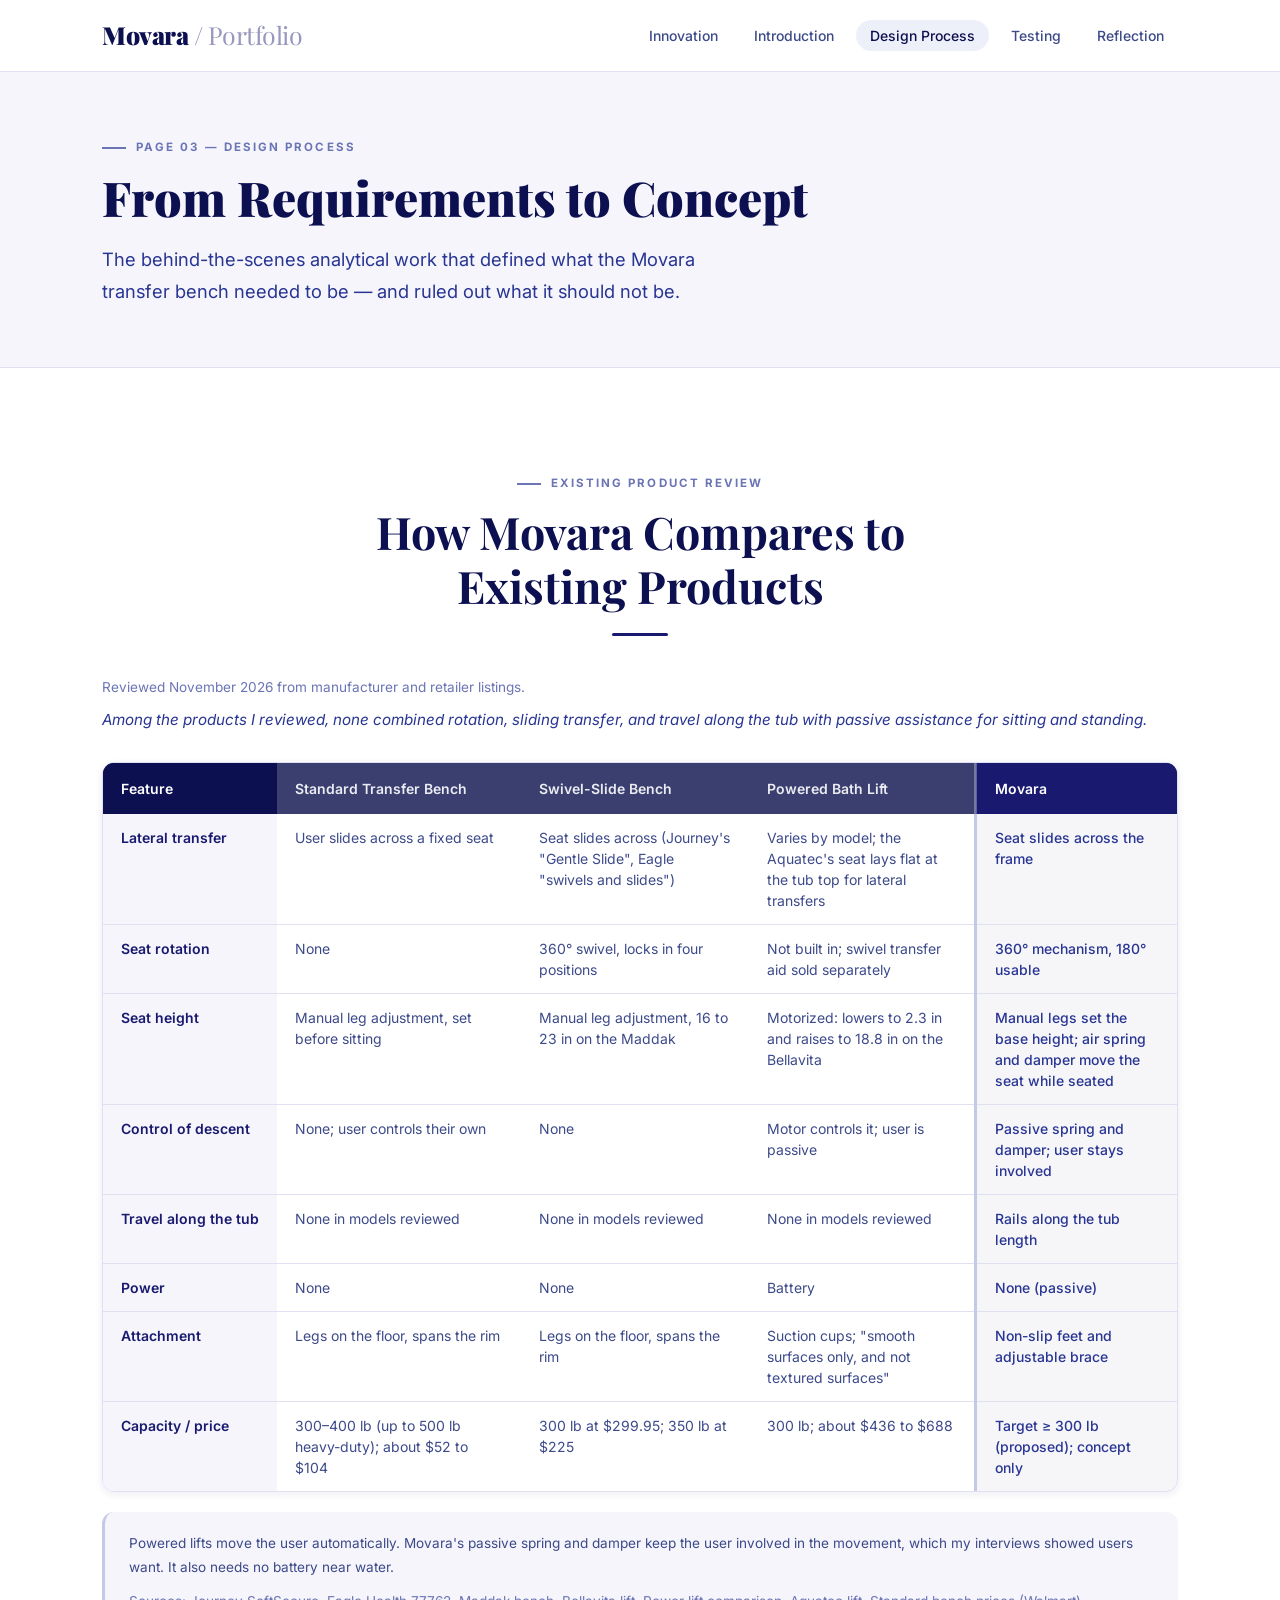
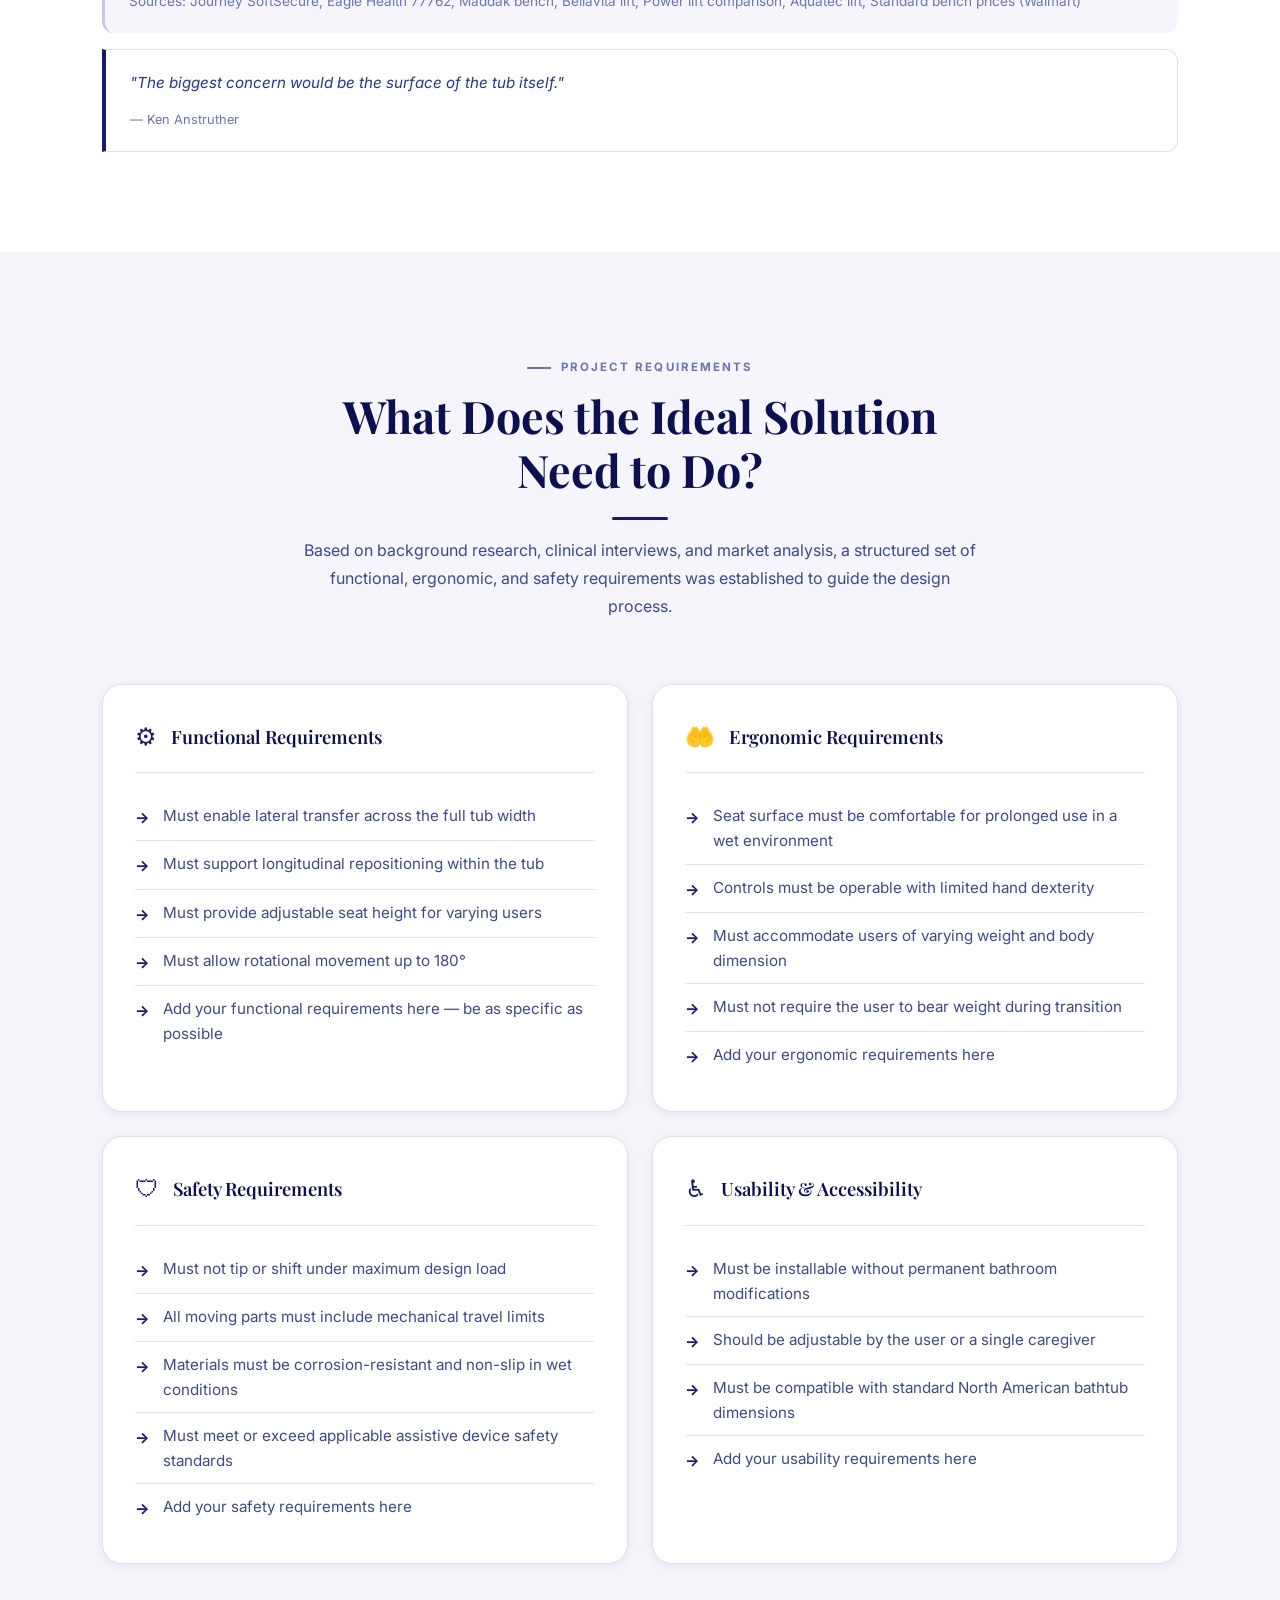
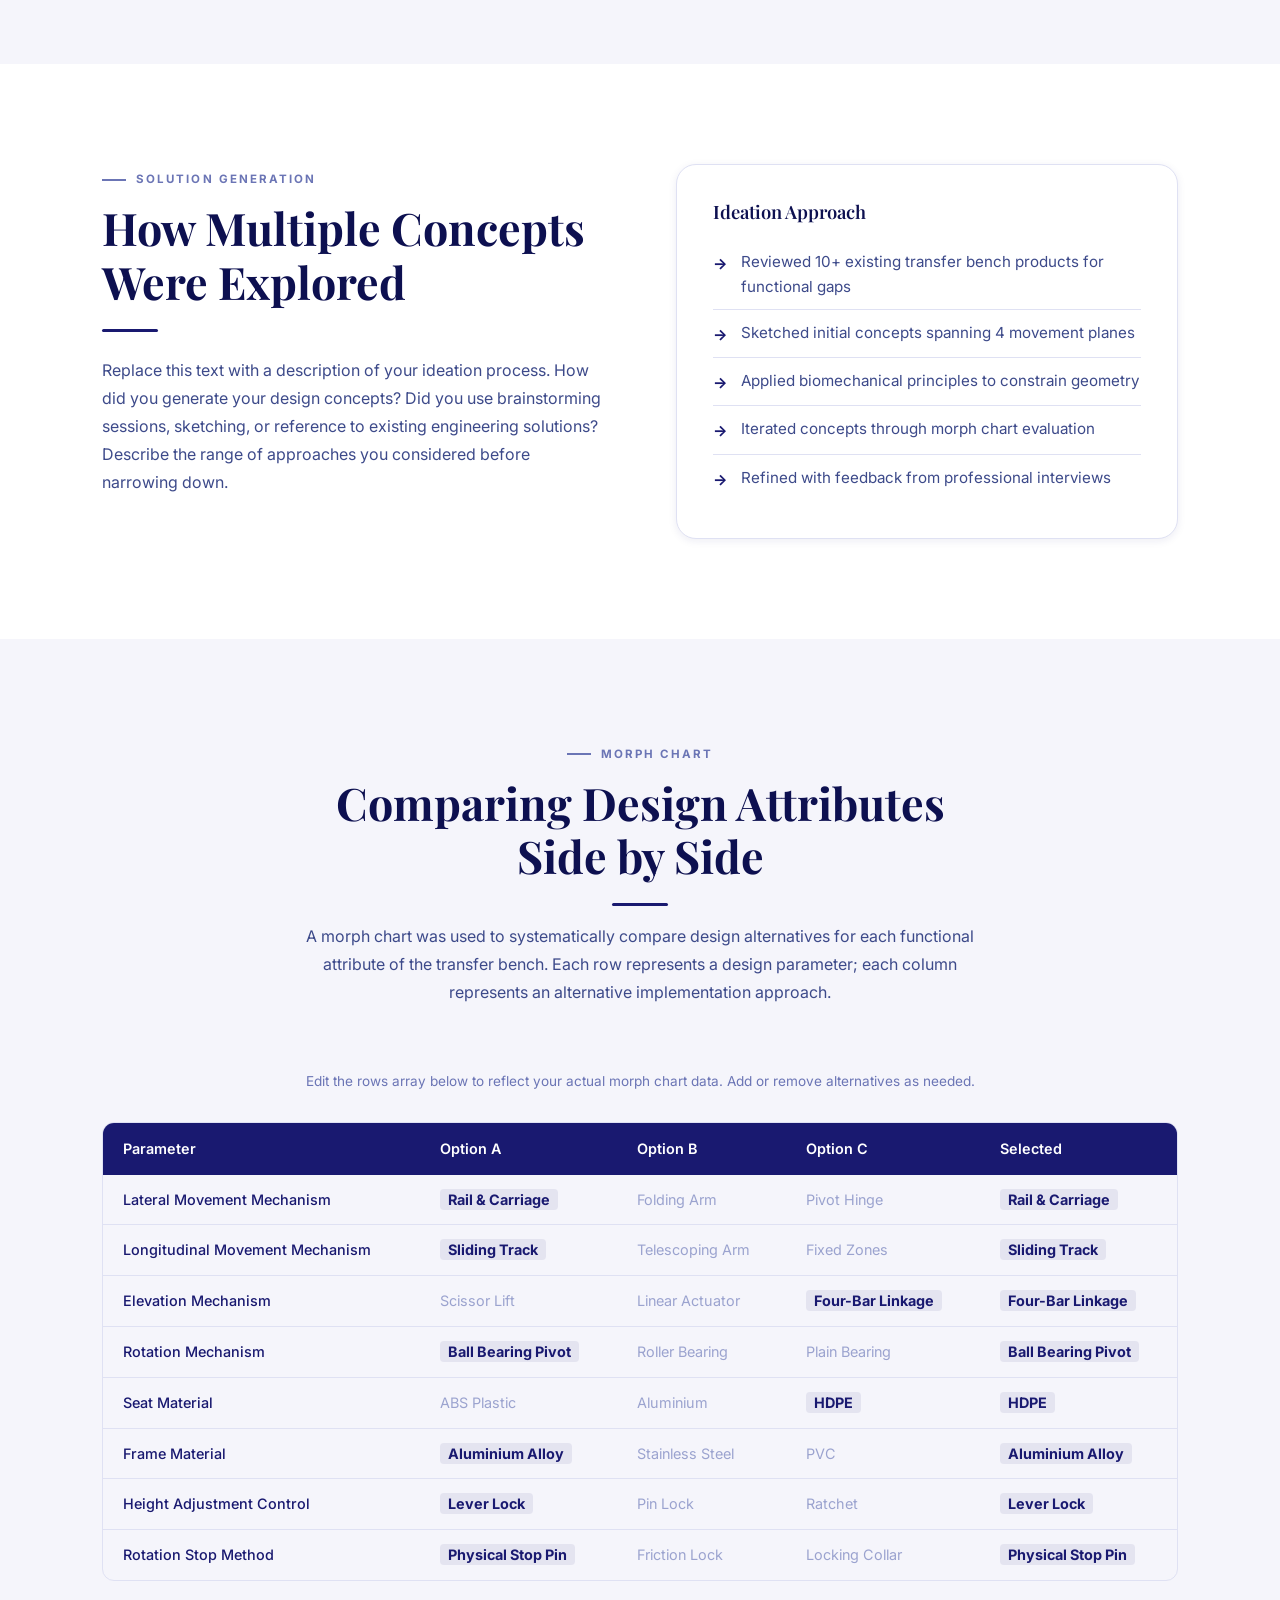
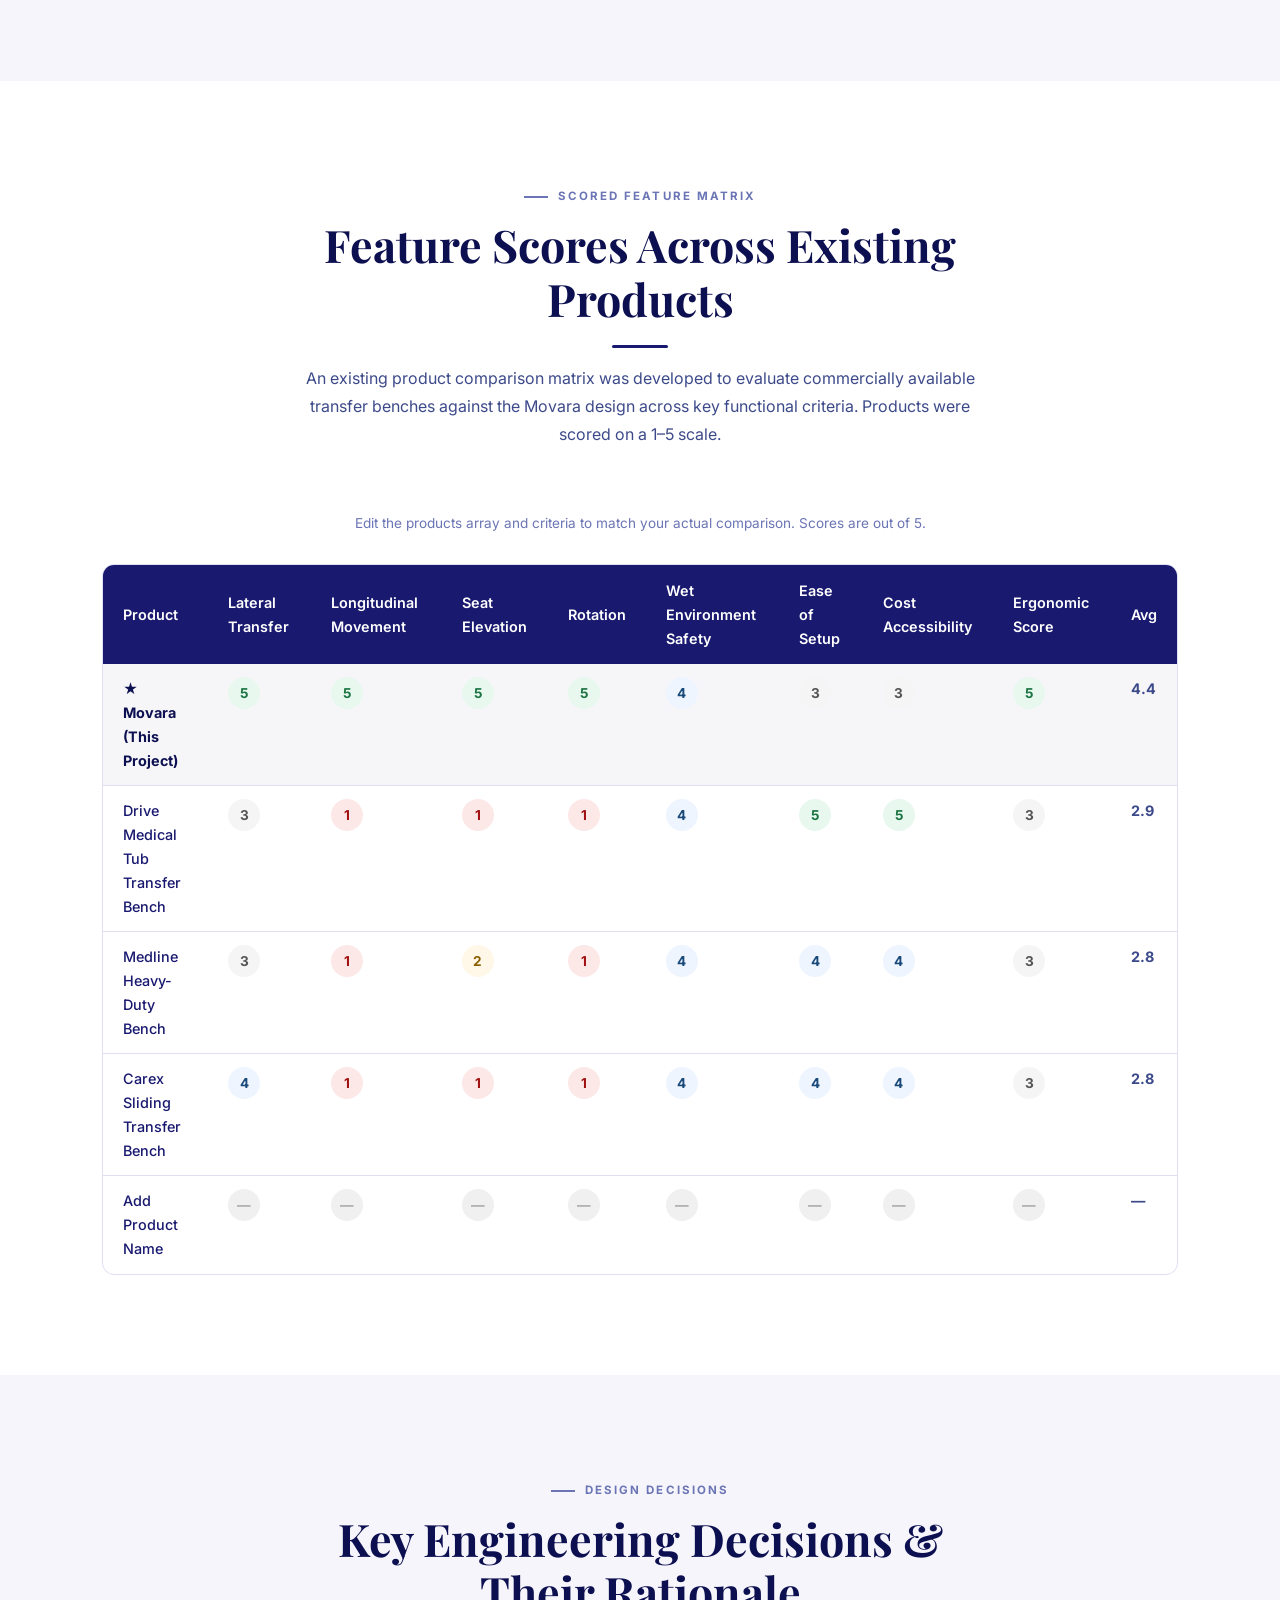
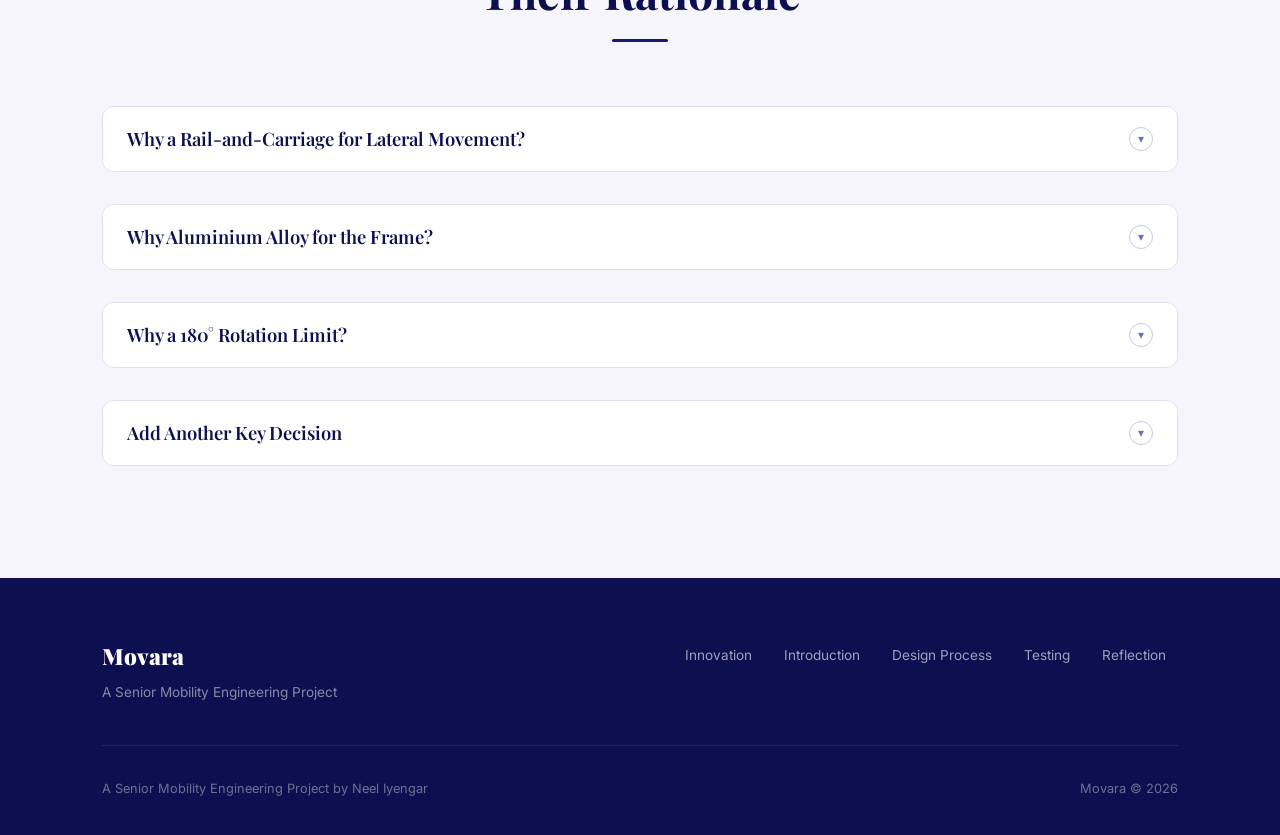
<file: process.html>
<!DOCTYPE html>
<html lang="en">
<head>
  <meta charset="UTF-8" />
  <meta name="viewport" content="width=device-width, initial-scale=1.0" />
  <title>Design Process — Movara Portfolio</title>
  <meta name="description" content="Requirements identification, solution generation, morph charts, and existing product comparison for the Movara transfer bench." />
  <link rel="stylesheet" href="css/styles.css" />
  <style>
    /* ── Product Comparison Table ─────────────────────── */
    .prod-comp-wrap {
      overflow-x: auto;
      border-radius: var(--radius-md);
      border: 1px solid var(--border-soft);
      box-shadow: var(--shadow-sm);
    }
    .prod-comp-table { width: 100%; border-collapse: collapse; font-size: 0.875rem; }
    .prod-comp-table thead th {
      padding: 14px 18px; font-weight: 600; font-family: var(--font-sans);
      text-align: left; white-space: nowrap;
    }
    .prod-comp-table thead th:first-child {
      background: var(--midnight-deep); color: #fff; width: 160px;
    }
    .prod-comp-table thead th.col-standard { background: #3a3f70; color: rgba(255,255,255,0.9); }
    .prod-comp-table thead th.col-swivel   { background: #3a3f70; color: rgba(255,255,255,0.9); }
    .prod-comp-table thead th.col-powered  { background: #3a3f70; color: rgba(255,255,255,0.9); }
    .prod-comp-table thead th.col-movara   {
      background: var(--midnight); color: #fff;
      border-left: 3px solid rgba(255,255,255,0.3);
    }
    .prod-comp-table tbody tr { border-bottom: 1px solid var(--border-soft); transition: background 0.15s; }
    .prod-comp-table tbody tr:last-child { border-bottom: none; }
    .prod-comp-table tbody tr:hover { background: var(--bg-soft); }
    .prod-comp-table tbody td {
      padding: 13px 18px; color: var(--midnight-lt); vertical-align: top; line-height: 1.5;
    }
    .prod-comp-table tbody td:first-child {
      color: var(--midnight); font-weight: 600;
      background: var(--bg-soft); white-space: nowrap;
    }
    .prod-comp-table tbody td.td-movara {
      background: rgba(25,25,112,0.04);
      color: var(--midnight-mid); font-weight: 500;
      border-left: 3px solid var(--border);
    }
    .cad-tag {
      font-size: 0.68rem; font-weight: 700; letter-spacing: 0.06em;
      text-transform: uppercase; color: var(--muted);
      background: var(--bg-card); border: 1px solid var(--border);
      border-radius: 3px; padding: 1px 5px; margin-left: 4px;
      vertical-align: middle; white-space: nowrap;
    }
    .comp-footnote {
      margin-top: 20px; padding: 20px 24px;
      background: var(--bg-soft); border-radius: var(--radius-md);
      border-left: 3px solid var(--border);
    }
    .comp-footnote p { font-size: 0.85rem; margin-bottom: 8px; }
    .comp-footnote p:last-child { margin-bottom: 0; }
    .comp-sources { font-size: 0.78rem; color: var(--muted); margin-top: 10px; }
    .support-quote-block {
      margin-top: 20px; padding: 20px 24px;
      background: var(--white); border: 1px solid var(--border-soft);
      border-left: 4px solid var(--midnight); border-radius: 0 var(--radius-md) var(--radius-md) 0;
    }
    .support-quote-block p { font-style: italic; color: var(--midnight-mid); font-size: 0.95rem; margin: 0 0 8px; }
    .support-quote-block cite { font-size: 0.8rem; color: var(--muted); font-style: normal; }

    /* ── Requirements ─────────────────────────────────── */
    .req-grid { display: grid; grid-template-columns: repeat(2, 1fr); gap: 24px; margin-top: 48px; }
    .req-card {
      background: var(--white); border: 1px solid var(--border-soft);
      border-radius: var(--radius-lg); padding: 32px; box-shadow: var(--shadow-sm);
    }
    .req-card-header {
      display: flex; gap: 14px; align-items: center;
      margin-bottom: 20px; padding-bottom: 16px; border-bottom: 1px solid var(--border-soft);
    }
    .req-card-icon { font-size: 1.5rem; }
    .req-card h4 { margin: 0; }

    /* ── Morph Chart ──────────────────────────────────── */
    .morph-selected {
      background: rgba(25,25,112,0.08); color: var(--midnight);
      font-weight: 700; border-radius: 4px; padding: 2px 8px;
    }
    .morph-alt { color: var(--muted-lt); }

    /* ── Comparison Matrix (scored) ───────────────────── */
    .comparison-score {
      display: inline-flex; align-items: center; justify-content: center;
      width: 32px; height: 32px; border-radius: 50%;
      font-weight: 700; font-size: 0.85rem;
    }
    .score-5 { background:#e8f8ef; color:#1a7340; }
    .score-4 { background:#eef5ff; color:#1a4a7a; }
    .score-3 { background:#f5f5f5; color:#555; }
    .score-2 { background:#fff8e8; color:#8a6000; }
    .score-1 { background:#fde8e8; color:#a01010; }
    .score-0 { background:#f0f0f0; color:#aaa; }
    .product-row-highlight td { background: rgba(25,25,112,0.04); font-weight: 500; }
    .product-row-highlight td:first-child { color: var(--midnight-deep); font-weight: 700; }

    /* ── Decisions ────────────────────────────────────── */
    .decisions-list { display: flex; flex-direction: column; gap: 20px; }

    @media (max-width: 768px) {
      .req-grid { grid-template-columns: 1fr; }
    }
  </style>
</head>
<body>
  <nav id="nav" role="navigation" aria-label="Main navigation"></nav>

  <!-- PAGE BANNER -->
  <header class="page-banner">
    <div class="container">
      <span class="section-label" id="banner-label"></span>
      <h1 id="banner-heading">Loading…</h1>
      <p class="lead" id="banner-lead"></p>
    </div>
  </header>

  <!-- ═══════════════════════════════════════════════════
       PRODUCT COMPARISON — before requirements
       ═══════════════════════════════════════════════════ -->
  <section id="product-comparison">
    <div class="container">
      <div class="section-header" data-reveal style="margin-bottom:40px;">
        <span class="section-label" id="pc-label"></span>
        <h2 id="pc-heading"></h2>
        <div class="divider"></div>
      </div>

      <!-- Review date + summary -->
      <div data-reveal style="margin-bottom:28px;">
        <p id="pc-review-note" style="font-size:0.85rem;color:var(--muted);margin-bottom:8px;"></p>
        <p id="pc-summary" style="font-size:0.95rem;color:var(--midnight-mid);font-style:italic;"></p>
      </div>

      <!-- The comparison table -->
      <div class="prod-comp-wrap" data-reveal>
        <table class="prod-comp-table" id="pc-table">
          <thead>
            <tr>
              <th>Feature</th>
              <th class="col-standard">Standard Transfer Bench</th>
              <th class="col-swivel">Swivel-Slide Bench</th>
              <th class="col-powered">Powered Bath Lift</th>
              <th class="col-movara">Movara</th>
            </tr>
          </thead>
          <tbody id="pc-tbody"></tbody>
        </table>
      </div>

      <!-- Footnote + sources + quote -->
      <div data-reveal id="pc-footer"></div>
    </div>
  </section>

  <!-- ═══════════════════════════════════════════════════
       REQUIREMENTS
       ═══════════════════════════════════════════════════ -->
  <section id="requirements" style="background:var(--bg-soft);">
    <div class="container">
      <div class="section-header" data-reveal>
        <span class="section-label" id="req-label"></span>
        <h2 id="req-heading"></h2>
        <div class="divider"></div>
        <p id="req-intro"></p>
      </div>
      <div class="req-grid" id="req-grid"></div>
    </div>
  </section>

  <!-- ═══════════════════════════════════════════════════
       IDEATION (text only — no image)
       ═══════════════════════════════════════════════════ -->
  <section id="ideation">
    <div class="container">
      <div class="two-col" style="align-items:start; gap:72px;">
        <div data-reveal>
          <span class="section-label" id="idea-label"></span>
          <h2 id="idea-heading"></h2>
          <div class="divider left" style="margin-bottom:24px;"></div>
          <p id="idea-body"></p>
        </div>
        <!-- Right column: intentionally left clean — no image placeholder -->
        <div data-reveal data-reveal-delay="2">
          <div class="card" style="padding:36px;">
            <h4 style="margin-bottom:16px;">Ideation Approach</h4>
            <ul class="feature-list">
              <li>Reviewed 10+ existing transfer bench products for functional gaps</li>
              <li>Sketched initial concepts spanning 4 movement planes</li>
              <li>Applied biomechanical principles to constrain geometry</li>
              <li>Iterated concepts through morph chart evaluation</li>
              <li>Refined with feedback from professional interviews</li>
            </ul>
          </div>
        </div>
      </div>
    </div>
  </section>

  <!-- ═══════════════════════════════════════════════════
       MORPH CHART
       ═══════════════════════════════════════════════════ -->
  <section id="morph-chart" style="background:var(--bg-soft);">
    <div class="container">
      <div class="section-header" data-reveal>
        <span class="section-label" id="morph-label"></span>
        <h2 id="morph-heading"></h2>
        <div class="divider"></div>
        <p id="morph-intro"></p>
      </div>
      <p id="morph-note" style="text-align:center; font-size:0.85rem; color:var(--muted); margin-bottom:28px;"></p>
      <div class="table-wrap" data-reveal>
        <table id="morph-table">
          <thead><tr id="morph-thead"></tr></thead>
          <tbody id="morph-tbody"></tbody>
        </table>
      </div>
    </div>
  </section>

  <!-- ═══════════════════════════════════════════════════
       SCORED FEATURE MATRIX
       ═══════════════════════════════════════════════════ -->
  <section id="comparison">
    <div class="container">
      <div class="section-header" data-reveal>
        <span class="section-label" id="comp-label"></span>
        <h2 id="comp-heading"></h2>
        <div class="divider"></div>
        <p id="comp-intro"></p>
      </div>
      <p id="comp-note" style="text-align:center; font-size:0.85rem; color:var(--muted); margin-bottom:28px;"></p>
      <div class="table-wrap" data-reveal>
        <table id="comp-table">
          <thead><tr id="comp-thead"></tr></thead>
          <tbody id="comp-tbody"></tbody>
        </table>
      </div>
    </div>
  </section>

  <!-- ═══════════════════════════════════════════════════
       DESIGN DECISIONS
       ═══════════════════════════════════════════════════ -->
  <section id="decisions" style="background:var(--bg-soft);">
    <div class="container">
      <div class="section-header" data-reveal>
        <span class="section-label" id="dec-label">Design Decisions</span>
        <h2 id="dec-heading"></h2>
        <div class="divider"></div>
      </div>
      <div class="decisions-list" id="decisions-list"></div>
    </div>
  </section>

  <footer id="footer"></footer>

  <script src="js/nav.js"></script>
  <script src="js/loader.js"></script>
  <script>
    buildNav('process.html');
    buildFooter();

    function scoreClass(s) {
      if (s >= 5) return 'score-5';
      if (s >= 4) return 'score-4';
      if (s >= 3) return 'score-3';
      if (s >= 2) return 'score-2';
      if (s >= 1) return 'score-1';
      return 'score-0';
    }

    /* Mark "(CAD)" and "(planned)" tags small */
    function tagCAD(text) {
      return text
        .replace(/\(CAD\)/g, '<span class="cad-tag">CAD</span>')
        .replace(/\(planned\)/g, '<span class="cad-tag">planned</span>');
    }

    fetch('data/page3.json')
      .then(r => r.json())
      .then(d => {
        document.title = d.meta.title;

        /* Banner */
        document.getElementById('banner-label').textContent   = d.banner.section_label;
        document.getElementById('banner-heading').textContent = d.banner.heading;
        document.getElementById('banner-lead').textContent    = d.banner.lead;

        /* ── Product Comparison Table ── */
        const pc = d.product_comparison;
        document.getElementById('pc-label').textContent      = pc.section_label;
        document.getElementById('pc-heading').textContent    = pc.heading;
        document.getElementById('pc-review-note').textContent = pc.review_note;
        document.getElementById('pc-summary').textContent    = pc.summary;

        document.getElementById('pc-tbody').innerHTML = pc.rows.map(row => `
          <tr>
            <td>${row.feature}</td>
            <td>${row.standard}</td>
            <td>${row.swivel}</td>
            <td>${row.powered}</td>
            <td class="td-movara">${tagCAD(row.movara)}</td>
          </tr>`).join('');

        document.getElementById('pc-footer').innerHTML = `
          <div class="comp-footnote">
            <p>${pc.footnote}</p>
            <p class="comp-sources">${pc.sources}</p>
          </div>
          <div class="support-quote-block" style="margin-top:16px;">
            <p>"${pc.support_quote.text}"</p>
            <cite>— ${pc.support_quote.attribution}</cite>
          </div>`;

        /* ── Requirements ── */
        document.getElementById('req-label').textContent   = d.requirements.section_label;
        document.getElementById('req-heading').textContent = d.requirements.heading;
        document.getElementById('req-intro').textContent   = d.requirements.intro;
        document.getElementById('req-grid').innerHTML = d.requirements.categories.map((cat, i) => `
          <div class="req-card" data-reveal data-reveal-delay="${i + 1}">
            <div class="req-card-header">
              <span class="req-card-icon">${cat.icon}</span>
              <h4>${cat.title}</h4>
            </div>
            <ul class="feature-list">
              ${cat.items.map(item => `<li>${item}</li>`).join('')}
            </ul>
          </div>`).join('');

        /* ── Ideation ── */
        document.getElementById('idea-label').textContent   = d.ideation.section_label;
        document.getElementById('idea-heading').textContent = d.ideation.heading;
        document.getElementById('idea-body').textContent    = d.ideation.body;

        /* ── Morph Chart ── */
        document.getElementById('morph-label').textContent   = d.morph_chart.section_label;
        document.getElementById('morph-heading').textContent = d.morph_chart.heading;
        document.getElementById('morph-intro').textContent   = d.morph_chart.intro;
        document.getElementById('morph-note').textContent    = d.morph_chart.note;
        document.getElementById('morph-thead').innerHTML = d.morph_chart.headers.map(h => `<th>${h}</th>`).join('');
        document.getElementById('morph-tbody').innerHTML = d.morph_chart.rows.map(row => `
          <tr>
            <td>${row.parameter}</td>
            ${row.options.map(opt => `<td class="${opt === row.selected ? '' : 'morph-alt'}">${opt === row.selected ? `<span class="morph-selected">${opt}</span>` : opt}</td>`).join('')}
            ${row.options.length < 3 ? '<td></td>'.repeat(3 - row.options.length) : ''}
            <td><span class="morph-selected">${row.selected}</span></td>
          </tr>`).join('');

        /* ── Scored Comparison Matrix ── */
        document.getElementById('comp-label').textContent   = d.comparison_matrix.section_label;
        document.getElementById('comp-heading').textContent = d.comparison_matrix.heading;
        document.getElementById('comp-intro').textContent   = d.comparison_matrix.intro;
        document.getElementById('comp-note').textContent    = d.comparison_matrix.note;
        document.getElementById('comp-thead').innerHTML =
          `<th>Product</th>` + d.comparison_matrix.criteria.map(c => `<th>${c}</th>`).join('') + `<th>Avg</th>`;
        document.getElementById('comp-tbody').innerHTML = d.comparison_matrix.products.map(prod => {
          const nonZero = prod.scores.filter(s => s > 0);
          const avg = nonZero.length ? (nonZero.reduce((a,b)=>a+b,0)/nonZero.length).toFixed(1) : '—';
          return `<tr class="${prod.highlight ? 'product-row-highlight' : ''}">
            <td>${prod.highlight ? '★ ' : ''}${prod.name}</td>
            ${prod.scores.map(s => `<td><span class="comparison-score ${scoreClass(s)}">${s||'—'}</span></td>`).join('')}
            <td><strong>${avg}</strong></td>
          </tr>`;
        }).join('');

        /* ── Design Decisions ── */
        document.getElementById('dec-heading').textContent = d.decision_rationale.heading;
        document.getElementById('decisions-list').innerHTML = d.decision_rationale.decisions.map(dec => `
          <div class="accordion-item" data-reveal>
            <div class="accordion-header">
              <h4>${dec.title}</h4>
              <span class="accordion-arrow">▾</span>
            </div>
            <div class="accordion-body"><p style="padding-top:4px;">${dec.body}</p></div>
          </div>`).join('');

        initReveal();
        initAccordions();
      })
      .catch(err => console.error('Failed to load page3.json:', err));
  </script>
</body>
</html>
</file>
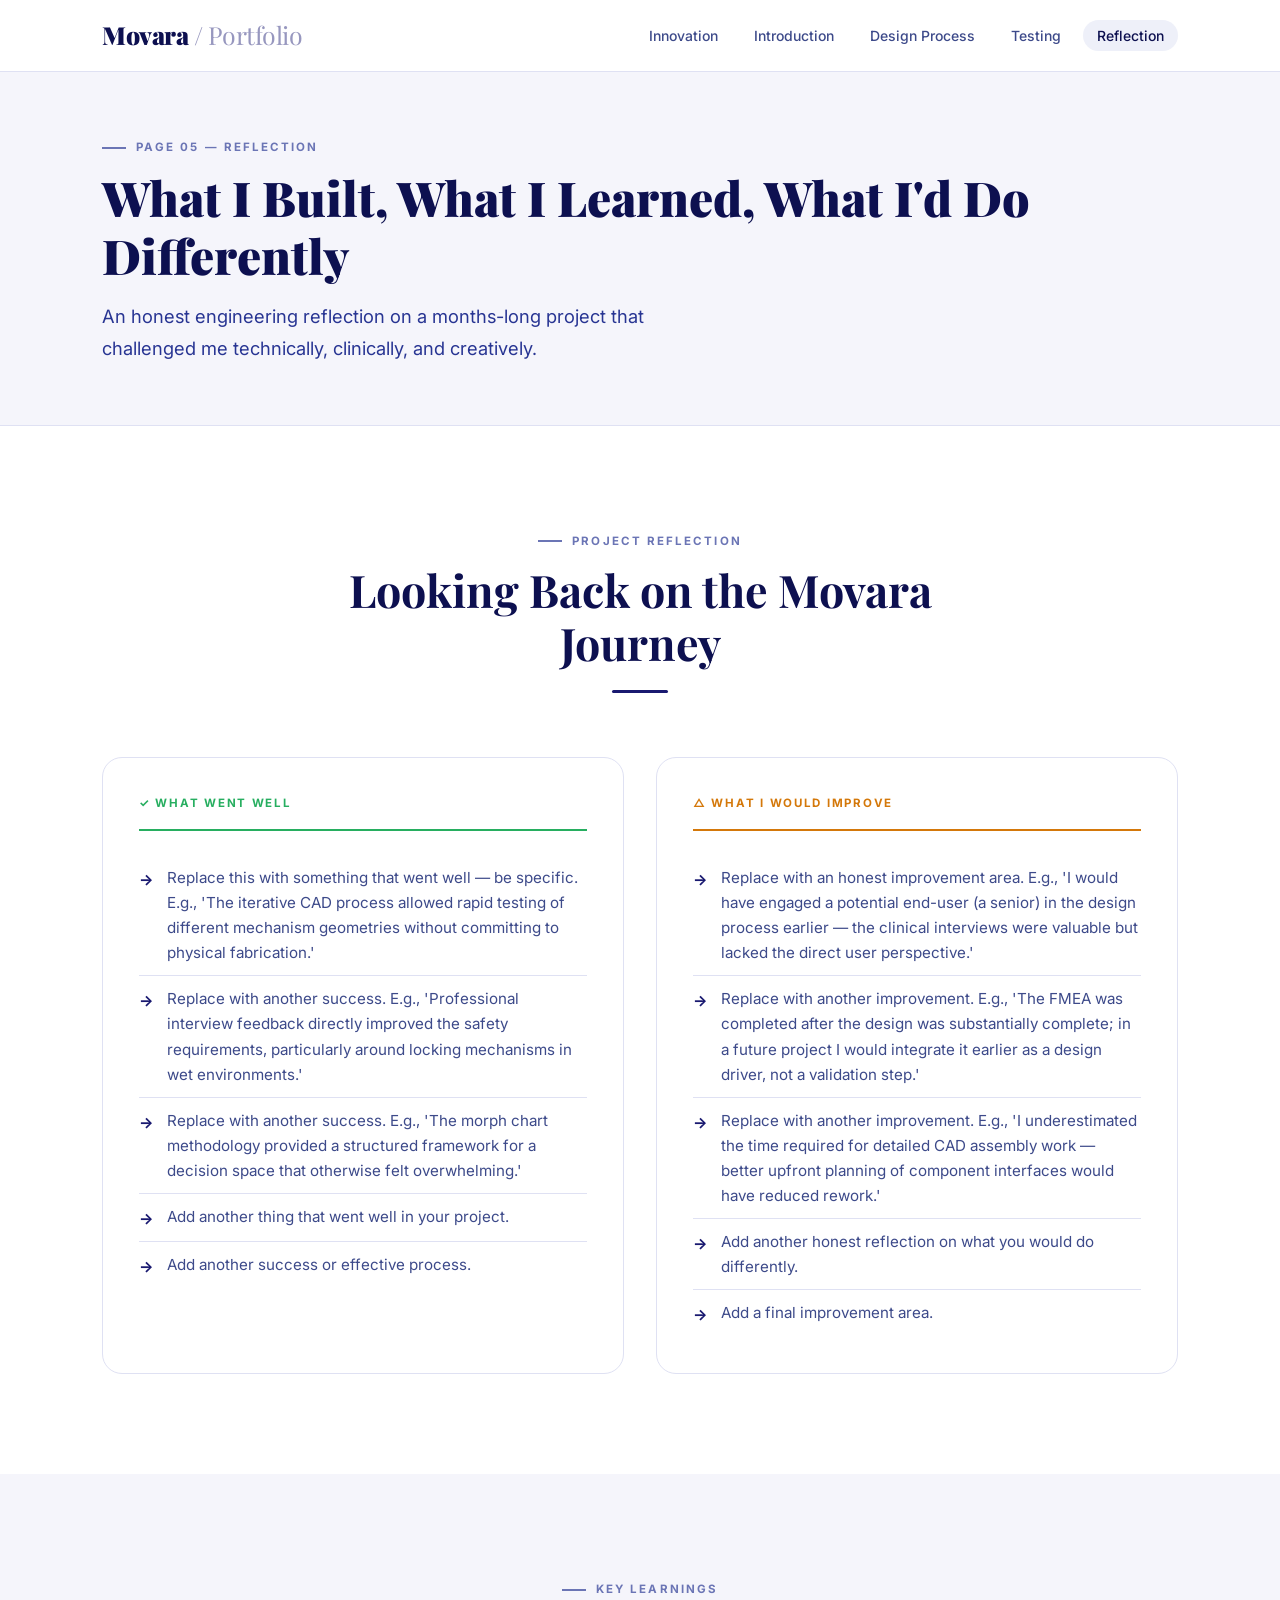
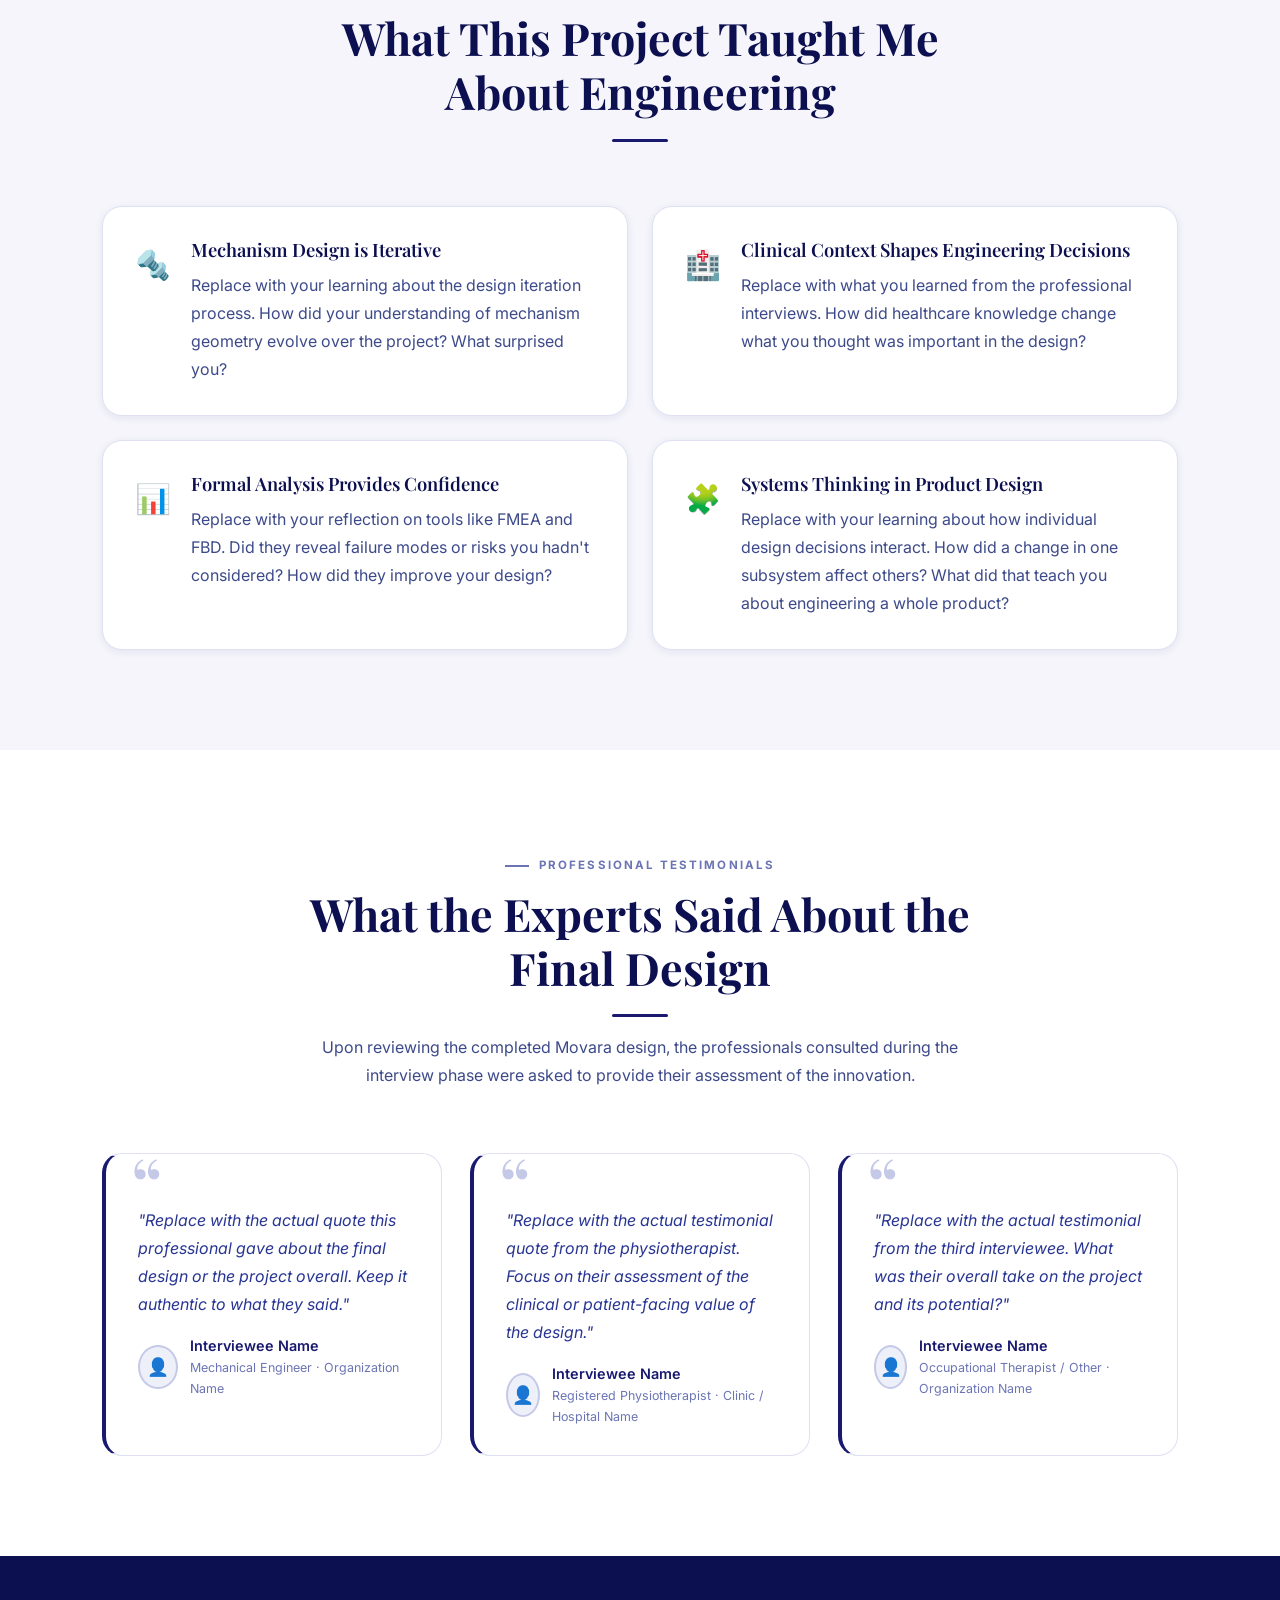
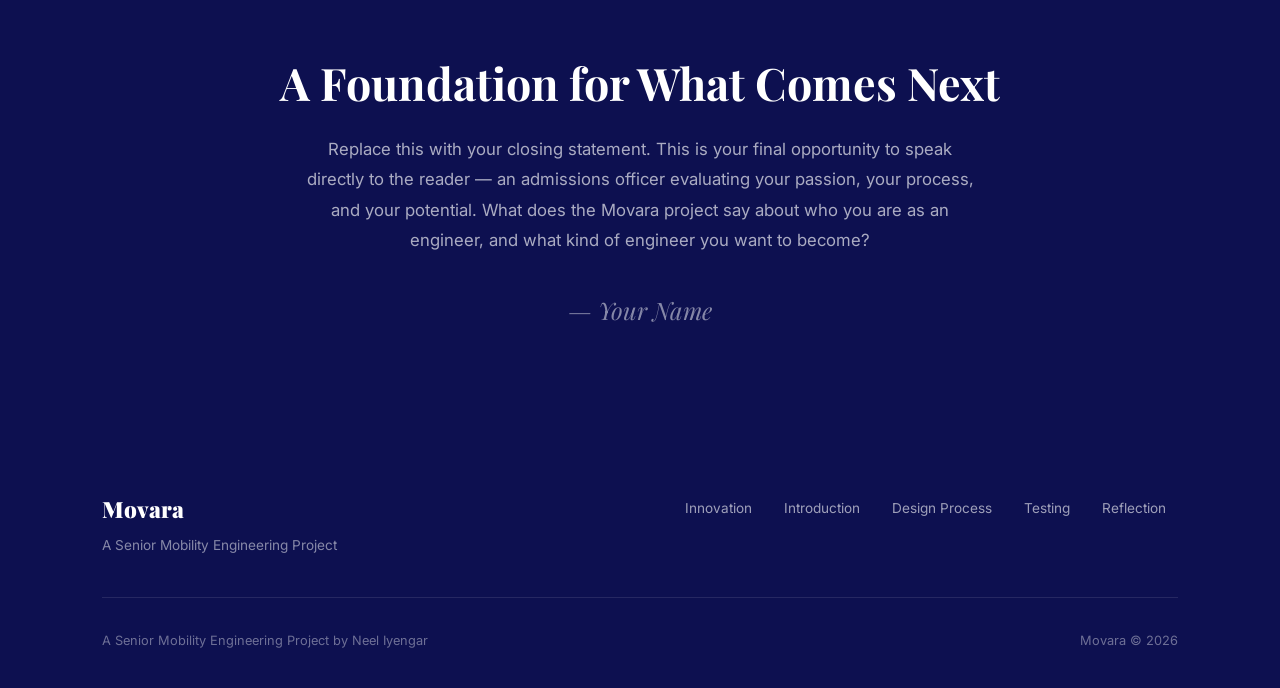
<file: reflection.html>
<!DOCTYPE html>
<html lang="en">
<head>
  <meta charset="UTF-8" />
  <meta name="viewport" content="width=device-width, initial-scale=1.0" />
  <title>Reflection — Movara Portfolio</title>
  <meta name="description" content="Project reflection, key learnings, areas for improvement, and professional testimonials on the Movara transfer bench." />
  <link rel="stylesheet" href="css/styles.css" />
  <style>
    /* Reflection two-column */
    .reflection-layout { display: grid; grid-template-columns: 1fr 1fr; gap: 32px; margin-top: 48px; }
    .reflection-col { background: var(--white); border: 1px solid var(--border-soft); border-radius: var(--radius-lg); padding: 36px; }
    .col-label-wrap {
      font-size: 0.72rem; font-weight: 700; letter-spacing: 0.15em;
      text-transform: uppercase; color: var(--muted); margin-bottom: 24px;
      display: flex; align-items: center; gap: 10px;
      padding-bottom: 16px; border-bottom: 2px solid var(--border-soft);
    }
    .col-label-wrap.good  { border-bottom-color: #27ae60; color: #27ae60; }
    .col-label-wrap.improve { border-bottom-color: #d4780a; color: #d4780a; }

    /* Learnings */
    .learnings-grid { display: grid; grid-template-columns: repeat(2, 1fr); gap: 24px; margin-top: 48px; }
    .learning-card {
      background: var(--white); border: 1px solid var(--border-soft);
      border-radius: var(--radius-lg); padding: 32px;
      display: flex; gap: 20px; align-items: flex-start;
      box-shadow: var(--shadow-sm);
      transition: transform 0.3s, box-shadow 0.3s;
    }
    .learning-card:hover { transform: translateY(-4px); box-shadow: var(--shadow-md); }
    .learning-icon { font-size: 1.8rem; flex-shrink: 0; margin-top: 2px; }
    .learning-card h4 { margin-bottom: 10px; }

    /* Testimonials */
    .testimonials-grid { display: grid; grid-template-columns: repeat(3, 1fr); gap: 28px; margin-top: 48px; }

    /* Closing statement */
    .closing-section {
      background: var(--midnight-deep);
      color: rgba(255,255,255,0.85);
      padding: var(--section-pad) 0;
      text-align: center;
    }
    .closing-section h2 { color: #fff; margin-bottom: 24px; }
    .closing-section p  { color: rgba(255,255,255,0.65); max-width: 680px; margin: 0 auto 32px; font-size: 1.05rem; line-height: 1.8; }
    .closing-signature {
      font-family: var(--font-serif);
      font-size: 1.5rem;
      color: rgba(255,255,255,0.5);
      font-style: italic;
      margin-top: 36px;
    }

    @media (max-width: 1024px) { .testimonials-grid { grid-template-columns: 1fr 1fr; } }
    @media (max-width: 768px)  {
      .reflection-layout, .learnings-grid, .testimonials-grid { grid-template-columns: 1fr; }
    }
  </style>
</head>
<body>
  <nav id="nav" role="navigation" aria-label="Main navigation"></nav>

  <!-- BANNER -->
  <header class="page-banner">
    <div class="container">
      <span class="section-label" id="banner-label"></span>
      <h1 id="banner-heading">Loading…</h1>
      <p class="lead" id="banner-lead"></p>
    </div>
  </header>

  <!-- REFLECTION -->
  <section id="reflection">
    <div class="container">
      <div class="section-header" data-reveal>
        <span class="section-label" id="ref-label"></span>
        <h2 id="ref-heading"></h2>
        <div class="divider"></div>
      </div>
      <div class="reflection-layout">
        <div class="reflection-col" data-reveal>
          <div class="col-label-wrap good" id="went-well-label"></div>
          <ul class="feature-list" id="went-well-list" style="margin-top:4px;"></ul>
        </div>
        <div class="reflection-col" data-reveal data-reveal-delay="2">
          <div class="col-label-wrap improve" id="improve-label"></div>
          <ul class="feature-list" id="improve-list" style="margin-top:4px;"></ul>
        </div>
      </div>
    </div>
  </section>

  <!-- KEY LEARNINGS -->
  <section id="learnings" style="background:var(--bg-soft);">
    <div class="container">
      <div class="section-header" data-reveal>
        <span class="section-label" id="learn-label"></span>
        <h2 id="learn-heading"></h2>
        <div class="divider"></div>
      </div>
      <div class="learnings-grid" id="learnings-grid"></div>
    </div>
  </section>

  <!-- TESTIMONIALS -->
  <section id="testimonials">
    <div class="container">
      <div class="section-header" data-reveal>
        <span class="section-label" id="test-label"></span>
        <h2 id="test-heading"></h2>
        <div class="divider"></div>
        <p id="test-intro"></p>
      </div>
      <div class="testimonials-grid" id="testimonials-grid"></div>
    </div>
  </section>

  <!-- CLOSING STATEMENT -->
  <section class="closing-section" id="closing">
    <div class="container">
      <div data-reveal>
        <h2 id="closing-heading"></h2>
        <p id="closing-body"></p>
        <div class="closing-signature" id="closing-sig"></div>
      </div>
    </div>
  </section>

  <footer id="footer"></footer>

  <script src="js/nav.js"></script>
  <script src="js/loader.js"></script>
  <script>
    buildNav('reflection.html');
    buildFooter();

    fetch('data/page5.json')
      .then(r => r.json())
      .then(d => {
        document.title = d.meta.title;

        // Banner
        document.getElementById('banner-label').textContent   = d.banner.section_label;
        document.getElementById('banner-heading').textContent = d.banner.heading;
        document.getElementById('banner-lead').textContent    = d.banner.lead;

        // Reflection
        document.getElementById('ref-label').textContent     = d.reflection.section_label;
        document.getElementById('ref-heading').textContent   = d.reflection.heading;
        document.getElementById('went-well-label').textContent = d.reflection.went_well.label;
        document.getElementById('improve-label').textContent   = d.reflection.improve.label;
        document.getElementById('went-well-list').innerHTML   = d.reflection.went_well.items.map(i => `<li>${i}</li>`).join('');
        document.getElementById('improve-list').innerHTML     = d.reflection.improve.items.map(i => `<li>${i}</li>`).join('');

        // Learnings
        document.getElementById('learn-label').textContent   = d.learnings.section_label;
        document.getElementById('learn-heading').textContent = d.learnings.heading;
        document.getElementById('learnings-grid').innerHTML  = d.learnings.items.map((item, i) => `
          <div class="learning-card" data-reveal data-reveal-delay="${i + 1}">
            <span class="learning-icon">${item.icon}</span>
            <div>
              <h4>${item.title}</h4>
              <p>${item.body}</p>
            </div>
          </div>
        `).join('');

        // Testimonials
        document.getElementById('test-label').textContent   = d.testimonials.section_label;
        document.getElementById('test-heading').textContent = d.testimonials.heading;
        document.getElementById('test-intro').textContent   = d.testimonials.intro;
        document.getElementById('testimonials-grid').innerHTML = d.testimonials.quotes.map((q, i) => `
          <div class="quote-card" style="border-radius:var(--radius-lg); background:var(--white); border:1px solid var(--border-soft); border-left:4px solid var(--midnight);" data-reveal data-reveal-delay="${i + 1}">
            <p class="quote-text">"${q.quote}"</p>
            <div class="quote-author">
              <div class="quote-avatar">👤</div>
              <div>
                <div class="quote-name">${q.name}</div>
                <div class="quote-role">${q.role}${q.organization ? ' · ' + q.organization : ''}</div>
              </div>
            </div>
          </div>
        `).join('');

        // Closing
        document.getElementById('closing-heading').textContent = d.closing.heading;
        document.getElementById('closing-body').textContent   = d.closing.body;
        document.getElementById('closing-sig').textContent    = '— ' + d.closing.signature;

        initReveal();
        initCounters();
      })
      .catch(err => console.error('Failed to load page5.json:', err));
  </script>
</body>
</html>
</file>
<file: css/styles.css>
/* =========================================================
   MOVARA — Global Design System
   White background + Midnight Blue typography
   ========================================================= */

@import url('https://fonts.googleapis.com/css2?family=Playfair+Display:wght@400;600;700;900&family=Inter:wght@300;400;500;600;700&display=swap');

/* ── CSS Variables ──────────────────────────────────────── */
:root {
  --bg:           #ffffff;
  --bg-soft:      #f5f5fb;
  --bg-card:      #eef0f9;
  --midnight:     #191970;
  --midnight-deep:#0d1050;
  --midnight-mid: #283593;
  --midnight-lt:  #3d4a8a;
  --muted:        #6b75b5;
  --muted-lt:     #9ba3cf;
  --border:       #c5c9e8;
  --border-soft:  #dfe1f3;
  --accent:       #191970;
  --accent-hover: #0d1050;
  --white:        #ffffff;

  --font-serif: 'Playfair Display', Georgia, serif;
  --font-sans:  'Inter', system-ui, sans-serif;

  --radius-sm: 6px;
  --radius-md: 12px;
  --radius-lg: 20px;

  --shadow-sm: 0 2px 8px rgba(25,25,112,0.08);
  --shadow-md: 0 6px 24px rgba(25,25,112,0.12);
  --shadow-lg: 0 16px 48px rgba(25,25,112,0.16);

  --nav-h: 72px;
  --section-pad: 100px;
  --max-w: 1140px;
}

/* ── Reset ──────────────────────────────────────────────── */
*, *::before, *::after { box-sizing: border-box; margin: 0; padding: 0; }
html { scroll-behavior: smooth; font-size: 16px; }

body {
  font-family: var(--font-sans);
  background: var(--bg);
  color: var(--midnight);
  line-height: 1.65;
  -webkit-font-smoothing: antialiased;
}

img { max-width: 100%; display: block; }
a  { color: inherit; text-decoration: none; }

/* ── Typography ─────────────────────────────────────────── */
h1, h2, h3, h4, h5 {
  font-family: var(--font-serif);
  color: var(--midnight-deep);
  line-height: 1.2;
}
h1 { font-size: clamp(2.4rem, 5vw, 4rem); font-weight: 900; }
h2 { font-size: clamp(1.8rem, 3.5vw, 2.8rem); font-weight: 700; }
h3 { font-size: clamp(1.3rem, 2.5vw, 1.8rem); font-weight: 600; }
h4 { font-size: 1.15rem; font-weight: 600; }
h5 { font-size: 1rem; font-weight: 600; }

p  { color: var(--midnight-lt); font-size: 1.0rem; line-height: 1.75; }
p.lead { font-size: 1.15rem; color: var(--midnight-mid); font-weight: 400; }

.section-label {
  display: inline-block;
  font-family: var(--font-sans);
  font-size: 0.72rem;
  font-weight: 700;
  letter-spacing: 0.18em;
  text-transform: uppercase;
  color: var(--muted);
  margin-bottom: 0.75rem;
}
.section-label::before {
  content: '';
  display: inline-block;
  width: 24px; height: 2px;
  background: var(--muted);
  vertical-align: middle;
  margin-right: 10px;
}

/* ── Layout ─────────────────────────────────────────────── */
.container {
  max-width: var(--max-w);
  margin: 0 auto;
  padding: 0 32px;
}
section { padding: var(--section-pad) 0; }
section:nth-child(even):not([class]) { background: var(--bg-soft); }

.two-col {
  display: grid;
  grid-template-columns: 1fr 1fr;
  gap: 48px;
  align-items: start;
}
.three-col {
  display: grid;
  grid-template-columns: repeat(3, 1fr);
  gap: 32px;
}
.four-col {
  display: grid;
  grid-template-columns: repeat(4, 1fr);
  gap: 24px;
}

/* ── Navigation ─────────────────────────────────────────── */
#nav {
  position: fixed;
  top: 0; left: 0; right: 0;
  height: var(--nav-h);
  background: rgba(255,255,255,0.95);
  backdrop-filter: blur(12px);
  -webkit-backdrop-filter: blur(12px);
  border-bottom: 1px solid var(--border-soft);
  z-index: 1000;
  display: flex;
  align-items: center;
}
#nav .container {
  display: flex;
  align-items: center;
  justify-content: space-between;
  width: 100%;
}
.nav-brand {
  font-family: var(--font-serif);
  font-size: 1.55rem;
  font-weight: 900;
  color: var(--midnight-deep);
  letter-spacing: -0.5px;
}
.nav-brand span {
  color: var(--midnight);
  opacity: 0.45;
  font-weight: 400;
}
.nav-links {
  display: flex;
  align-items: center;
  gap: 8px;
  list-style: none;
}
.nav-links a {
  font-size: 0.875rem;
  font-weight: 500;
  color: var(--midnight-lt);
  padding: 7px 14px;
  border-radius: 50px;
  transition: background 0.2s, color 0.2s;
}
.nav-links a:hover,
.nav-links a.active {
  background: var(--bg-card);
  color: var(--midnight-deep);
}
.nav-toggle {
  display: none;
  background: none;
  border: none;
  cursor: pointer;
  flex-direction: column;
  gap: 5px;
  padding: 8px;
}
.nav-toggle span {
  display: block;
  width: 24px; height: 2px;
  background: var(--midnight);
  border-radius: 2px;
  transition: all 0.3s;
}

/* ── Hero ───────────────────────────────────────────────── */
.hero {
  min-height: 100vh;
  display: flex;
  align-items: center;
  padding-top: var(--nav-h);
  position: relative;
  overflow: hidden;
}
.hero-bg-pattern {
  position: absolute;
  inset: 0;
  background-image:
    radial-gradient(circle at 15% 20%, rgba(25,25,112,0.04) 0%, transparent 50%),
    radial-gradient(circle at 85% 80%, rgba(40,53,147,0.06) 0%, transparent 50%);
  pointer-events: none;
}
.hero-grid-pattern {
  position: absolute;
  inset: 0;
  background-image:
    linear-gradient(var(--border-soft) 1px, transparent 1px),
    linear-gradient(90deg, var(--border-soft) 1px, transparent 1px);
  background-size: 60px 60px;
  opacity: 0.4;
  pointer-events: none;
}
.hero-content { position: relative; z-index: 1; }
.hero-eyebrow {
  font-size: 0.75rem;
  font-weight: 700;
  letter-spacing: 0.2em;
  text-transform: uppercase;
  color: var(--muted);
  margin-bottom: 1.5rem;
  display: flex;
  align-items: center;
  gap: 12px;
}
.hero-eyebrow::before {
  content: '';
  display: inline-block;
  width: 32px; height: 2px;
  background: var(--muted);
}
.hero h1 { margin-bottom: 1.5rem; max-width: 800px; }
.hero h1 em {
  font-style: normal;
  color: var(--midnight-mid);
  position: relative;
}
.hero h1 em::after {
  content: '';
  position: absolute;
  bottom: 4px; left: 0; right: 0;
  height: 3px;
  background: var(--border);
  border-radius: 2px;
}
.hero-lead { max-width: 580px; margin-bottom: 2.5rem; }
.hero-cta { display: flex; gap: 16px; flex-wrap: wrap; }
.hero-stats {
  margin-top: 80px;
  padding-top: 48px;
  border-top: 1px solid var(--border-soft);
  display: grid;
  grid-template-columns: repeat(4, 1fr);
  gap: 32px;
}
.hero-stat-num {
  font-family: var(--font-serif);
  font-size: 2.4rem;
  font-weight: 900;
  color: var(--midnight-deep);
  display: block;
}
.hero-stat-label {
  font-size: 0.8rem;
  font-weight: 500;
  color: var(--muted);
  letter-spacing: 0.05em;
}

/* ── Buttons ────────────────────────────────────────────── */
.btn {
  display: inline-flex;
  align-items: center;
  gap: 8px;
  font-family: var(--font-sans);
  font-size: 0.875rem;
  font-weight: 600;
  padding: 12px 24px;
  border-radius: 50px;
  border: none;
  cursor: pointer;
  transition: all 0.25s;
  letter-spacing: 0.02em;
  text-decoration: none;
}
.btn-primary {
  background: var(--midnight);
  color: #fff;
  box-shadow: 0 4px 16px rgba(25,25,112,0.3);
}
.btn-primary:hover {
  background: var(--midnight-deep);
  transform: translateY(-2px);
  box-shadow: 0 8px 24px rgba(25,25,112,0.4);
}
.btn-outline {
  background: transparent;
  color: var(--midnight);
  border: 1.5px solid var(--border);
}
.btn-outline:hover {
  background: var(--bg-card);
  border-color: var(--midnight);
  transform: translateY(-2px);
}

/* ── Cards ──────────────────────────────────────────────── */
.card {
  background: var(--white);
  border: 1px solid var(--border-soft);
  border-radius: var(--radius-lg);
  padding: 32px;
  box-shadow: var(--shadow-sm);
  transition: transform 0.3s, box-shadow 0.3s;
}
.card:hover {
  transform: translateY(-4px);
  box-shadow: var(--shadow-md);
}
.card-icon {
  width: 52px; height: 52px;
  background: var(--bg-card);
  border-radius: var(--radius-md);
  display: flex;
  align-items: center;
  justify-content: center;
  margin-bottom: 20px;
  font-size: 1.4rem;
}
.card h4 { margin-bottom: 10px; color: var(--midnight-deep); }
.card p  { font-size: 0.9rem; }

/* ── Section Headers ────────────────────────────────────── */
.section-header { text-align: center; max-width: 680px; margin: 0 auto 64px; }
.section-header p { margin-top: 16px; }

/* ── Divider ────────────────────────────────────────────── */
.divider {
  width: 56px; height: 3px;
  background: var(--midnight);
  border-radius: 3px;
  margin: 20px auto 0;
}
.divider.left { margin-left: 0; }

/* ── Image Placeholders ─────────────────────────────────── */
.img-placeholder {
  background: var(--bg-card);
  border: 2px dashed var(--border);
  border-radius: var(--radius-md);
  display: flex;
  flex-direction: column;
  align-items: center;
  justify-content: center;
  gap: 12px;
  color: var(--muted);
  font-size: 0.85rem;
  font-weight: 500;
  text-align: center;
  padding: 24px;
}
.img-placeholder .ph-icon { font-size: 2rem; opacity: 0.5; }

/* ── Tables ─────────────────────────────────────────────── */
.table-wrap { overflow-x: auto; border-radius: var(--radius-md); border: 1px solid var(--border-soft); }
table { width: 100%; border-collapse: collapse; font-size: 0.9rem; }
thead { background: var(--midnight); color: #fff; }
thead th { padding: 14px 20px; font-weight: 600; font-family: var(--font-sans); text-align: left; }
tbody tr { border-bottom: 1px solid var(--border-soft); transition: background 0.15s; }
tbody tr:last-child { border-bottom: none; }
tbody tr:hover { background: var(--bg-card); }
tbody td { padding: 13px 20px; color: var(--midnight-lt); vertical-align: top; }
tbody td:first-child { color: var(--midnight); font-weight: 500; }

/* ── Quote / Testimonial ────────────────────────────────── */
.quote-card {
  background: var(--bg-soft);
  border-left: 4px solid var(--midnight);
  border-radius: 0 var(--radius-md) var(--radius-md) 0;
  padding: 28px 32px;
  position: relative;
}
.quote-card::before {
  content: '\201C';
  position: absolute;
  top: -10px; left: 24px;
  font-family: var(--font-serif);
  font-size: 5rem;
  color: var(--border);
  line-height: 1;
}
.quote-text {
  font-style: italic;
  color: var(--midnight-mid);
  font-size: 1.0rem;
  margin-bottom: 16px;
  margin-top: 24px;
}
.quote-author {
  display: flex;
  align-items: center;
  gap: 12px;
}
.quote-avatar {
  width: 44px; height: 44px;
  border-radius: 50%;
  background: var(--bg-card);
  border: 2px solid var(--border);
  display: flex; align-items: center; justify-content: center;
  font-size: 1.1rem;
}
.quote-name { font-weight: 600; font-size: 0.9rem; color: var(--midnight); }
.quote-role { font-size: 0.78rem; color: var(--muted); }

/* ── Timeline ───────────────────────────────────────────── */
.timeline { position: relative; padding-left: 32px; }
.timeline::before {
  content: '';
  position: absolute;
  left: 0; top: 8px; bottom: 8px;
  width: 2px;
  background: var(--border);
}
.timeline-item { position: relative; margin-bottom: 40px; }
.timeline-item::before {
  content: '';
  position: absolute;
  left: -38px; top: 6px;
  width: 12px; height: 12px;
  border-radius: 50%;
  background: var(--midnight);
  border: 3px solid var(--white);
  box-shadow: 0 0 0 2px var(--midnight);
}
.timeline-date {
  font-size: 0.75rem;
  font-weight: 700;
  letter-spacing: 0.1em;
  text-transform: uppercase;
  color: var(--muted);
  margin-bottom: 6px;
}
.timeline-item h4 { margin-bottom: 8px; }

/* ── Badge / Tag ────────────────────────────────────────── */
.tag {
  display: inline-block;
  font-size: 0.72rem;
  font-weight: 600;
  letter-spacing: 0.08em;
  text-transform: uppercase;
  color: var(--midnight-mid);
  background: var(--bg-card);
  border: 1px solid var(--border);
  border-radius: 50px;
  padding: 4px 12px;
}

/* ── Progress / Risk Indicators ─────────────────────────── */
.severity-high   { color: #c0392b; font-weight: 600; }
.severity-medium { color: #d4780a; font-weight: 600; }
.severity-low    { color: #27ae60; font-weight: 600; }
.rpn-badge {
  display: inline-block;
  min-width: 36px;
  text-align: center;
  padding: 2px 8px;
  border-radius: 4px;
  font-size: 0.8rem;
  font-weight: 700;
}
.rpn-high   { background: #fde8e8; color: #c0392b; }
.rpn-medium { background: #fef3e2; color: #d4780a; }
.rpn-low    { background: #e8f8ef; color: #27ae60; }

/* ── Feature List ───────────────────────────────────────── */
.feature-list { list-style: none; }
.feature-list li {
  padding: 10px 0;
  border-bottom: 1px solid var(--border-soft);
  display: flex;
  gap: 14px;
  align-items: flex-start;
  color: var(--midnight-lt);
  font-size: 0.95rem;
}
.feature-list li:last-child { border-bottom: none; }
.feature-list li::before {
  content: '→';
  color: var(--midnight);
  font-weight: 700;
  flex-shrink: 0;
  margin-top: 2px;
}

/* ── Expandable / Accordion ─────────────────────────────── */
.accordion-item {
  border: 1px solid var(--border-soft);
  border-radius: var(--radius-md);
  margin-bottom: 12px;
  overflow: hidden;
  transition: box-shadow 0.2s;
}
.accordion-item:hover { box-shadow: var(--shadow-sm); }
.accordion-header {
  display: flex;
  justify-content: space-between;
  align-items: center;
  padding: 20px 24px;
  cursor: pointer;
  background: var(--white);
  transition: background 0.2s;
}
.accordion-header:hover { background: var(--bg-soft); }
.accordion-header h4 { margin: 0; }
.accordion-arrow {
  width: 24px; height: 24px;
  border: 1.5px solid var(--border);
  border-radius: 50%;
  display: flex; align-items: center; justify-content: center;
  font-size: 0.75rem;
  color: var(--muted);
  flex-shrink: 0;
  transition: transform 0.3s, background 0.2s;
}
.accordion-item.open .accordion-arrow {
  transform: rotate(180deg);
  background: var(--midnight);
  border-color: var(--midnight);
  color: white;
}
.accordion-body {
  display: none;
  padding: 0 24px 24px;
  background: var(--white);
}
.accordion-item.open .accordion-body { display: block; }

/* ── Reflection Grid ────────────────────────────────────── */
.reflection-col {
  background: var(--white);
  border: 1px solid var(--border-soft);
  border-radius: var(--radius-lg);
  padding: 36px;
}
.reflection-col .col-label {
  font-size: 0.72rem;
  font-weight: 700;
  letter-spacing: 0.15em;
  text-transform: uppercase;
  color: var(--muted);
  margin-bottom: 20px;
  display: flex;
  align-items: center;
  gap: 10px;
}
.reflection-col .col-label span { font-size: 1.2rem; }

/* ── Page Footer ────────────────────────────────────────── */
#footer {
  background: var(--midnight-deep);
  color: rgba(255,255,255,0.75);
  padding: 60px 0 36px;
}
.footer-top {
  display: flex;
  justify-content: space-between;
  align-items: flex-start;
  gap: 32px;
  padding-bottom: 40px;
  border-bottom: 1px solid rgba(255,255,255,0.1);
  margin-bottom: 32px;
}
.footer-brand {
  font-family: var(--font-serif);
  font-size: 1.4rem;
  font-weight: 900;
  color: #fff;
}
.footer-brand p {
  color: rgba(255,255,255,0.5);
  font-family: var(--font-sans);
  font-size: 0.85rem;
  font-weight: 400;
  margin-top: 6px;
}
.footer-nav { display: flex; gap: 8px; flex-wrap: wrap; }
.footer-nav a {
  font-size: 0.85rem;
  color: rgba(255,255,255,0.6);
  padding: 6px 12px;
  border-radius: 4px;
  transition: color 0.2s;
}
.footer-nav a:hover { color: #fff; }
.footer-bottom {
  display: flex;
  justify-content: space-between;
  align-items: center;
  font-size: 0.8rem;
  color: rgba(255,255,255,0.4);
}

/* ── Page Banner (sub-pages) ────────────────────────────── */
.page-banner {
  padding: calc(var(--nav-h) + 60px) 0 60px;
  background: var(--bg-soft);
  border-bottom: 1px solid var(--border-soft);
}
.page-banner h1 { font-size: clamp(2rem, 4vw, 3rem); margin-bottom: 16px; }
.page-banner p.lead { max-width: 640px; }

/* ── Scroll Animations ──────────────────────────────────── */
[data-reveal] {
  opacity: 0;
  transform: translateY(28px);
  transition: opacity 0.6s ease, transform 0.6s ease;
}
[data-reveal].visible {
  opacity: 1;
  transform: none;
}
[data-reveal-delay="1"] { transition-delay: 0.1s; }
[data-reveal-delay="2"] { transition-delay: 0.2s; }
[data-reveal-delay="3"] { transition-delay: 0.3s; }
[data-reveal-delay="4"] { transition-delay: 0.4s; }

/* ── Responsive ─────────────────────────────────────────── */
@media (max-width: 1024px) {
  .four-col { grid-template-columns: repeat(2, 1fr); }
  .hero-stats { grid-template-columns: repeat(2, 1fr); }
}
@media (max-width: 768px) {
  :root { --section-pad: 64px; }
  .container { padding: 0 20px; }
  .two-col, .three-col, .four-col { grid-template-columns: 1fr; }
  .hero-stats { grid-template-columns: 1fr 1fr; }
  .nav-links { display: none; flex-direction: column; position: absolute;
    top: var(--nav-h); left: 0; right: 0; background: var(--white);
    padding: 20px; border-bottom: 1px solid var(--border-soft); gap: 4px; }
  .nav-links.open { display: flex; }
  .nav-toggle { display: flex; }
  .footer-top { flex-direction: column; }
  .footer-bottom { flex-direction: column; gap: 8px; text-align: center; }
}
@media (max-width: 480px) {
  .hero-stats { grid-template-columns: 1fr; }
  .hero-cta { flex-direction: column; }
}
</file>
